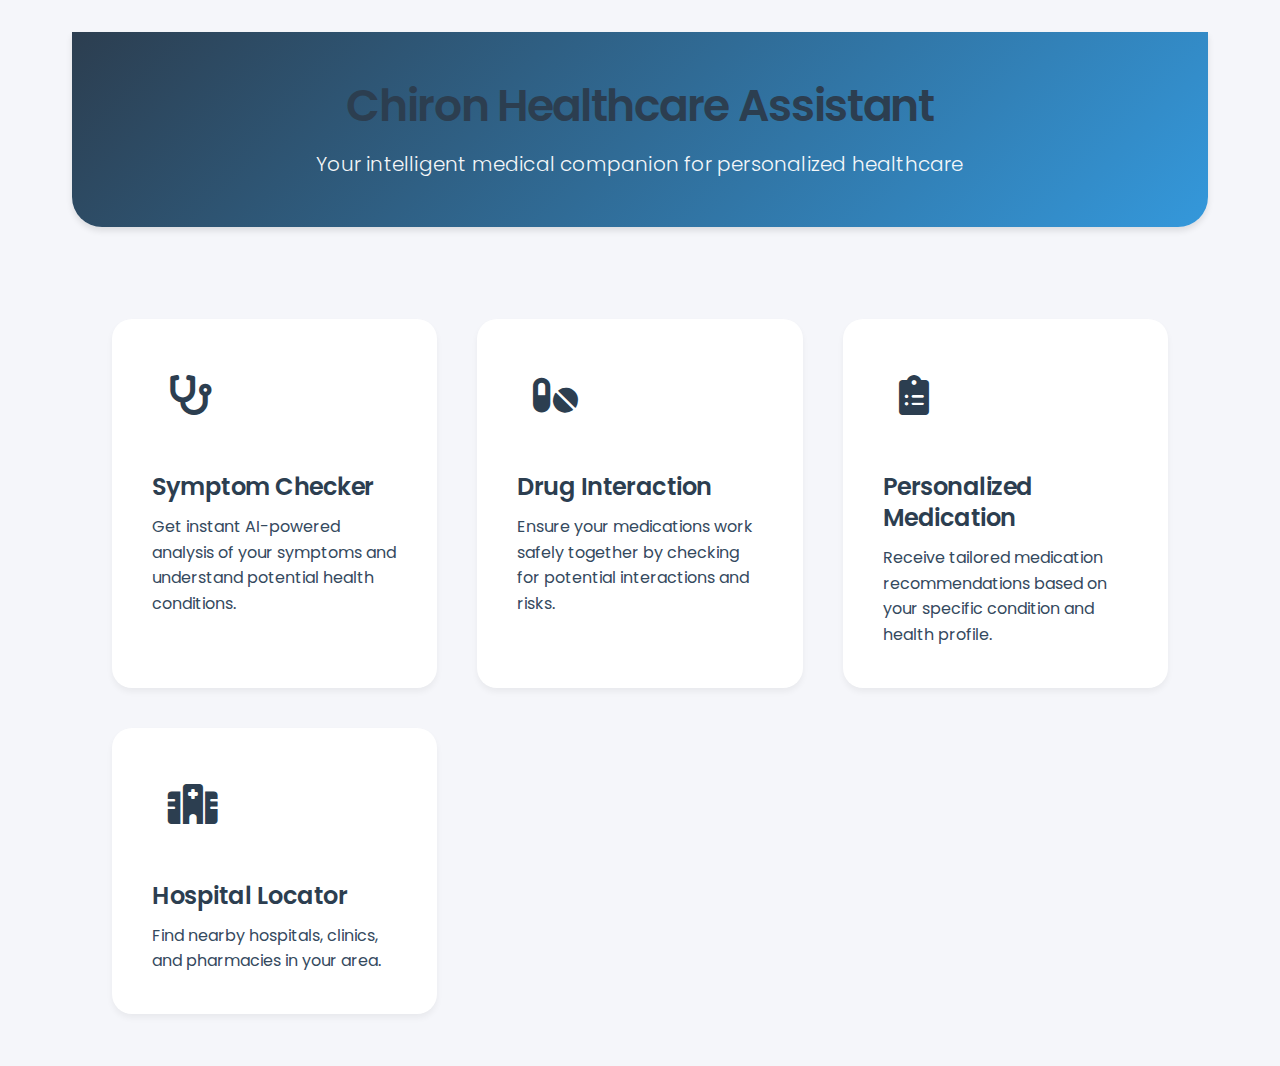
<file: templates/index.html>
<!DOCTYPE html>
<html lang="en">
<head>
    <meta charset="UTF-8">
    <meta name="viewport" content="width=device-width, initial-scale=1.0">
    <title>Chiron Healthcare Assistant</title>
    <link href="https://fonts.googleapis.com/css2?family=Poppins:wght@300;400;500;600&display=swap" rel="stylesheet">
    <link rel="stylesheet" href="https://cdnjs.cloudflare.com/ajax/libs/font-awesome/6.0.0/css/all.min.css">
    <link rel="stylesheet" href="/static/styles.css">
    <style>
        :root {
            --text-primary: #2c3e50;
            --text-secondary: #34495e;
            --text-muted: #7f8c8d;
        }

        .modules-container {
            display: grid;
            grid-template-columns: repeat(auto-fit, minmax(320px, 1fr));
            gap: 2.5rem;
            padding: 2.5rem;
            max-width: 1400px;
            margin: 0 auto;
            opacity: 1;
            animation: fadeIn 0.5s ease;
        }

        .module-card {
            background: white;
            border-radius: 20px;
            padding: 2.5rem;
            text-align: left;
            cursor: pointer;
            transition: all 0.3s ease;
            box-shadow: 0 4px 6px rgba(0, 0, 0, 0.05);
            display: flex;
            flex-direction: column;
            gap: 1.5rem;
        }

        .module-card:hover {
            transform: translateY(-5px);
            box-shadow: 0 8px 15px rgba(0, 0, 0, 0.1);
        }

        .module-card i {
            font-size: 2.5rem;
            color: var(--primary-color);
            margin-bottom: 0.5rem;
        }

        .module-card h3 {
            color: var(--text-primary);
            font-size: 1.5rem;
            font-weight: 600;
            margin: 0;
            letter-spacing: -0.02em;
            line-height: 1.3;
        }

        .module-card p {
            color: var(--text-secondary);
            font-size: 1rem;
            line-height: 1.6;
            margin: 0;
            font-weight: 400;
        }

        @keyframes fadeIn {
            from {
                opacity: 0;
                transform: translateY(20px);
            }
            to {
                opacity: 1;
                transform: translateY(0);
            }
        }

        .header {
            text-align: center;
            padding: 3rem 2rem;
            background: linear-gradient(135deg, var(--primary-color), var(--secondary-color));
            color: white;
            border-radius: 0 0 30px 30px;
            margin-bottom: 2rem;
            box-shadow: 0 4px 6px rgba(0, 0, 0, 0.1);
        }

        .header h1 {
            font-size: 2.75rem;
            font-weight: 600;
            margin: 0 0 1rem;
            letter-spacing: -0.03em;
            line-height: 1.2;
        }

        .header p {
            font-size: 1.25rem;
            opacity: 0.95;
            margin: 0;
            font-weight: 300;
            letter-spacing: 0.01em;
        }

        .icon-wrapper {
            display: inline-block;
            padding: 1rem;
            background: rgba(255, 255, 255, 0.05);
            border-radius: 12px;
            margin-bottom: 0.5rem;
        }

        .card-content {
            display: flex;
            flex-direction: column;
            gap: 0.75rem;
        }

        @media (max-width: 768px) {
            .modules-container {
                padding: 1.5rem;
                gap: 1.5rem;
            }

            .module-card {
                padding: 2rem;
            }

            .header {
                padding: 2rem 1.5rem;
            }

            .header h1 {
                font-size: 2rem;
            }

            .header p {
                font-size: 1.1rem;
            }
        }
    </style>
</head>
<body>
    <div class="container">
        <header class="header">
            <h1>Chiron Healthcare Assistant</h1>
            <p>Your intelligent medical companion for personalized healthcare</p>
        </header>

        <div class="modules-container">
            <div class="module-card" onclick="window.location.href='/symptom-checker'">
                <div class="icon-wrapper">
                    <i class="fas fa-stethoscope"></i>
                </div>
                <div class="card-content">
                    <h3>Symptom Checker</h3>
                    <p>Get instant AI-powered analysis of your symptoms and understand potential health conditions.</p>
                </div>
            </div>

            <div class="module-card" onclick="window.location.href='/drug-interaction'">
                <div class="icon-wrapper">
                    <i class="fas fa-pills"></i>
                </div>
                <div class="card-content">
                    <h3>Drug Interaction</h3>
                    <p>Ensure your medications work safely together by checking for potential interactions and risks.</p>
                </div>
            </div>

            <div class="module-card" onclick="window.location.href='/personalized-medication'">
                <div class="icon-wrapper">
                    <i class="fas fa-clipboard-list"></i>
                </div>
                <div class="card-content">
                    <h3>Personalized Medication</h3>
                    <p>Receive tailored medication recommendations based on your specific condition and health profile.</p>
                </div>
            </div>

            <div class="module-card" onclick="window.location.href='/hospital-locator'">
                <div class="icon-wrapper">
                    <i class="fas fa-hospital"></i>
                </div>
                <div class="card-content">
                    <h3>Hospital Locator</h3>
                    <p>Find nearby hospitals, clinics, and pharmacies in your area.</p>
                </div>
            </div>
        </div>
    </div>
</body>
</html>
</file>
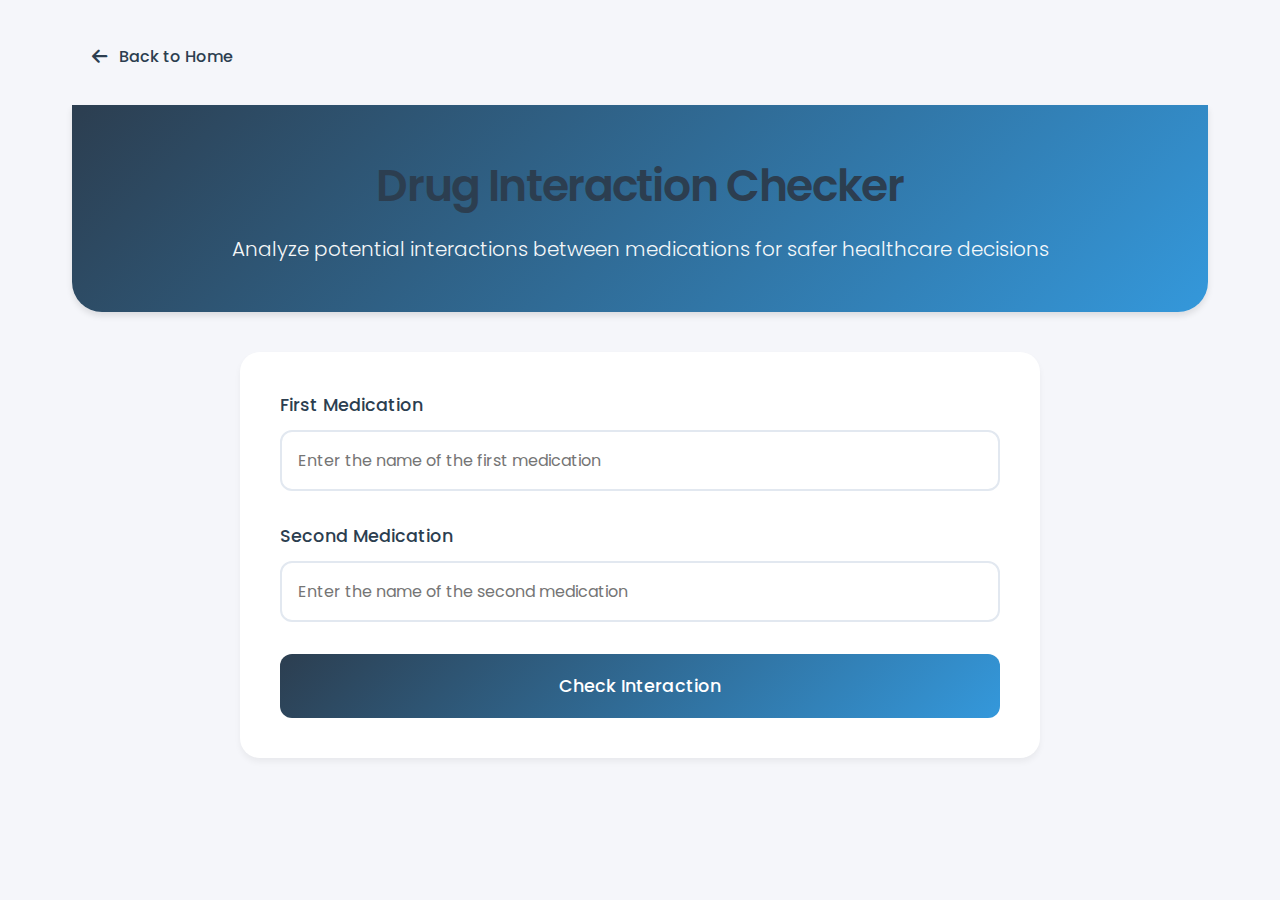
<file: templates/drug_interaction.html>
<!DOCTYPE html>
<html lang="en">
<head>
    <meta charset="UTF-8">
    <meta name="viewport" content="width=device-width, initial-scale=1.0">
    <title>Chiron - Drug Interaction Checker</title>
    <link href="https://fonts.googleapis.com/css2?family=Poppins:wght@300;400;500;600&display=swap" rel="stylesheet">
    <link rel="stylesheet" href="https://cdnjs.cloudflare.com/ajax/libs/font-awesome/6.0.0/css/all.min.css">
    <link rel="stylesheet" href="/static/styles.css">
    <style>
        :root {
            --text-primary: #2c3e50;
            --text-secondary: #34495e;
            --text-muted: #7f8c8d;
            --border-color: #e2e8f0;
            --success-color: #27ae60;
            --warning-color: #f39c12;
            --danger-color: #e74c3c;
        }

        .interaction-form {
            max-width: 800px;
            margin: 0 auto;
            background: white;
            padding: 2.5rem;
            border-radius: 20px;
            box-shadow: 0 4px 6px rgba(0, 0, 0, 0.05);
        }

        .input-group {
            margin-bottom: 2rem;
        }

        .input-group label {
            display: block;
            margin-bottom: 0.75rem;
            color: var(--text-primary);
            font-weight: 500;
            font-size: 1.1rem;
        }

        .input-group input {
            width: 100%;
            padding: 1rem;
            border: 2px solid var(--border-color);
            border-radius: 12px;
            font-family: inherit;
            font-size: 1rem;
            transition: all 0.3s ease;
        }

        .input-group input:focus {
            outline: none;
            border-color: var(--primary-color);
            box-shadow: 0 0 0 3px rgba(52, 152, 219, 0.1);
        }

        .submit-btn {
            background: linear-gradient(135deg, var(--primary-color), var(--secondary-color));
            color: white;
            padding: 1.2rem 2rem;
            border: none;
            border-radius: 12px;
            cursor: pointer;
            transition: all 0.3s ease;
            width: 100%;
            font-size: 1.1rem;
            font-weight: 500;
            letter-spacing: 0.01em;
        }

        .submit-btn:hover {
            transform: translateY(-2px);
            box-shadow: 0 4px 12px rgba(52, 152, 219, 0.2);
        }

        .submit-btn:disabled {
            opacity: 0.7;
            cursor: not-allowed;
            transform: none;
        }

        .result-container {
            margin-top: 2.5rem;
            display: none;
            max-width: 800px;
            margin-left: auto;
            margin-right: auto;
        }

        .result-container.visible {
            display: block;
            animation: fadeIn 0.5s ease;
        }

        .interaction-result {
            background: white;
            padding: 2rem;
            border-radius: 16px;
            margin-bottom: 1.5rem;
            box-shadow: 0 4px 6px rgba(0, 0, 0, 0.05);
        }

        .interaction-result.high {
            border-left: 4px solid var(--danger-color);
        }

        .interaction-result.moderate {
            border-left: 4px solid var(--warning-color);
        }

        .interaction-result.low {
            border-left: 4px solid var(--success-color);
        }

        .back-btn {
            display: inline-flex;
            align-items: center;
            padding: 0.75rem 1.25rem;
            color: var(--text-primary);
            text-decoration: none;
            margin-bottom: 1.5rem;
            border-radius: 8px;
            transition: all 0.3s ease;
            font-weight: 500;
        }

        .back-btn:hover {
            background: rgba(0, 0, 0, 0.05);
        }

        .back-btn i {
            margin-right: 0.75rem;
            font-size: 1.1rem;
        }

        #loadingSpinner {
            display: none;
            text-align: center;
            margin: 2rem 0;
        }

        .spinner {
            border: 4px solid var(--border-color);
            border-top: 4px solid var(--primary-color);
            border-radius: 50%;
            width: 48px;
            height: 48px;
            animation: spin 1s linear infinite;
            margin: 0 auto;
        }

        .spinner-text {
            margin-top: 1rem;
            color: var(--text-secondary);
            font-size: 1.1rem;
        }

        @keyframes spin {
            0% { transform: rotate(0deg); }
            100% { transform: rotate(360deg); }
        }

        .ai-analysis {
            margin-top: 2rem;
            padding: 2rem;
            background: white;
            border-radius: 16px;
            box-shadow: 0 4px 6px rgba(0, 0, 0, 0.05);
        }

        .ai-analysis h3 {
            color: var(--text-primary);
            margin-bottom: 1.5rem;
            font-size: 1.3rem;
            font-weight: 600;
        }

        .disclaimer {
            margin-top: 2rem;
            padding: 1.5rem;
            background: #fff3cd;
            border-radius: 12px;
            color: #856404;
            font-size: 0.95rem;
            line-height: 1.6;
        }

        .result-header {
            color: var(--text-primary);
            font-size: 1.75rem;
            font-weight: 600;
            margin-bottom: 1.5rem;
            letter-spacing: -0.02em;
        }

        .severity-badge {
            display: inline-block;
            padding: 0.5rem 1rem;
            border-radius: 20px;
            font-size: 0.9rem;
            font-weight: 500;
            margin-bottom: 1rem;
        }

        .severity-badge.high {
            background: rgba(231, 76, 60, 0.1);
            color: var(--danger-color);
        }

        .severity-badge.moderate {
            background: rgba(243, 156, 18, 0.1);
            color: var(--warning-color);
        }

        .severity-badge.low {
            background: rgba(39, 174, 96, 0.1);
            color: var(--success-color);
        }

        .header {
            text-align: center;
            padding: 3rem 2rem;
            background: linear-gradient(135deg, var(--primary-color), var(--secondary-color));
            color: white;
            border-radius: 0 0 30px 30px;
            margin-bottom: 2.5rem;
            box-shadow: 0 4px 6px rgba(0, 0, 0, 0.1);
        }

        .header h1 {
            font-size: 2.75rem;
            font-weight: 600;
            margin: 0 0 1rem;
            letter-spacing: -0.03em;
        }

        .header p {
            font-size: 1.25rem;
            opacity: 0.95;
            margin: 0;
            font-weight: 300;
        }

        @media (max-width: 768px) {
            .interaction-form {
                padding: 1.5rem;
                margin: 1rem;
            }

            .header {
                padding: 2rem 1.5rem;
            }

            .header h1 {
                font-size: 2rem;
            }

            .result-container {
                margin: 1.5rem;
            }
        }
    </style>
</head>
<body>
    <div class="container">
        <a href="/" class="back-btn">
            <i class="fas fa-arrow-left"></i>Back to Home
        </a>

        <header class="header">
            <h1>Drug Interaction Checker</h1>
            <p>Analyze potential interactions between medications for safer healthcare decisions</p>
        </header>

        <div class="interaction-form">
            <div class="input-group">
                <label for="drug1">First Medication</label>
                <input type="text" id="drug1" placeholder="Enter the name of the first medication">
            </div>

            <div class="input-group">
                <label for="drug2">Second Medication</label>
                <input type="text" id="drug2" placeholder="Enter the name of the second medication">
            </div>

            <button id="submitBtn" class="submit-btn">Check Interaction</button>
            
            <div id="loadingSpinner">
                <div class="spinner"></div>
                <p class="spinner-text">Analyzing potential interactions...</p>
            </div>
        </div>

        <div id="resultContainer" class="result-container">
            <h2 class="result-header">Interaction Analysis</h2>
            <div id="dbResult" class="interaction-result">
                <!-- Content will be dynamically added here -->
            </div>
            <div id="aiResult" class="ai-analysis">
                <h3>AI-Powered Analysis</h3>
                <div id="aiAnalysisContent"></div>
            </div>
            <div class="disclaimer">
                <p><strong>Important:</strong> This information is for reference purposes only and should not replace professional medical advice. Always consult with your healthcare provider or pharmacist about potential drug interactions and medication safety.</p>
            </div>
        </div>
    </div>

    <script>
        document.getElementById('submitBtn').addEventListener('click', async () => {
            const drug1 = document.getElementById('drug1').value.trim();
            const drug2 = document.getElementById('drug2').value.trim();

            if (!drug1 || !drug2) {
                alert('Please enter both medications to check their interaction.');
                return;
            }

            // Show loading spinner
            document.getElementById('loadingSpinner').style.display = 'block';
            document.getElementById('submitBtn').disabled = true;
            document.getElementById('resultContainer').style.display = 'none';

            try {
                const response = await fetch('/drug-interaction', {
                    method: 'POST',
                    headers: {
                        'Content-Type': 'application/json'
                    },
                    body: JSON.stringify({ drug1, drug2 })
                });

                const data = await response.json();
                
                // Display database results
                const dbResultDiv = document.getElementById('dbResult');
                if (data.database_result) {
                    const severity = data.database_result.severity?.toLowerCase() || 'unknown';
                    dbResultDiv.className = `interaction-result ${severity}`;
                    
                    let content = `
                        <div class="severity-badge ${severity}">
                            ${severity.charAt(0).toUpperCase() + severity.slice(1)} Risk
                        </div>
                        <h3>${drug1} + ${drug2}</h3>
                        <p><strong>Effect:</strong> ${data.database_result.effect || 'No specific effect information available.'}</p>
                        <p><strong>Recommendation:</strong> ${data.database_result.recommendation || 'Consult with your healthcare provider.'}</p>
                    `;
                    dbResultDiv.innerHTML = content;
                } else {
                    dbResultDiv.className = 'interaction-result';
                    dbResultDiv.innerHTML = `
                        <p>No known interactions found in our database between ${drug1} and ${drug2}.</p>
                        <p>However, this does not guarantee that no interactions exist.</p>
                    `;
                }

                // Display AI analysis
                const aiContentDiv = document.getElementById('aiAnalysisContent');
                if (data.ai_result) {
                    aiContentDiv.innerHTML = `<p>${data.ai_result}</p>`;
                } else {
                    aiContentDiv.innerHTML = '<p>AI analysis is currently unavailable.</p>';
                }

                // Show results
                document.getElementById('resultContainer').style.display = 'block';
                document.getElementById('resultContainer').classList.add('visible');
            } catch (error) {
                console.error('Error:', error);
                alert('An error occurred while checking drug interactions. Please try again.');
            } finally {
                // Hide loading spinner and enable submit button
                document.getElementById('loadingSpinner').style.display = 'none';
                document.getElementById('submitBtn').disabled = false;
            }
        });
    </script>
</body>
</html>
</file>
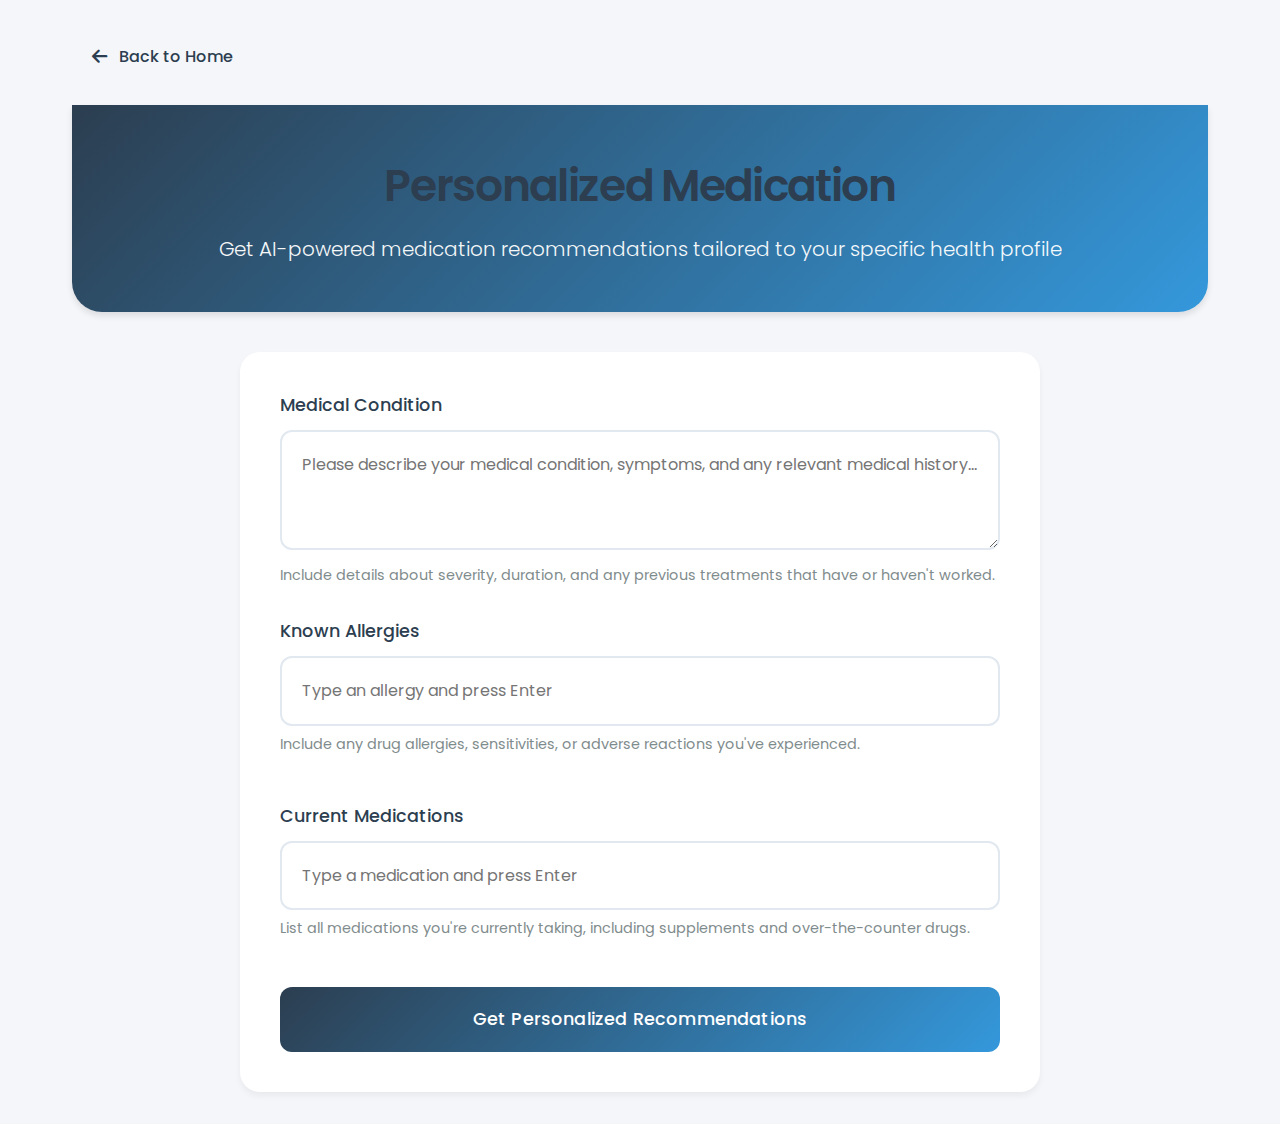
<file: templates/personalized_medication.html>
<!DOCTYPE html>
<html lang="en">
<head>
    <meta charset="UTF-8">
    <meta name="viewport" content="width=device-width, initial-scale=1.0">
    <title>Chiron - Personalized Medication</title>
    <link href="https://fonts.googleapis.com/css2?family=Poppins:wght@300;400;500;600&display=swap" rel="stylesheet">
    <link rel="stylesheet" href="https://cdnjs.cloudflare.com/ajax/libs/font-awesome/6.0.0/css/all.min.css">
    <link rel="stylesheet" href="/static/styles.css">
    <style>
        :root {
            --text-primary: #2c3e50;
            --text-secondary: #34495e;
            --text-muted: #7f8c8d;
            --border-color: #e2e8f0;
            --warning-color: #f39c12;
            --warning-bg: #fff3cd;
            --tag-bg: #f1f5f9;
        }

        .medication-form {
            max-width: 800px;
            margin: 0 auto;
            background: white;
            padding: 2.5rem;
            border-radius: 20px;
            box-shadow: 0 4px 6px rgba(0, 0, 0, 0.05);
        }

        .input-group {
            margin-bottom: 2rem;
        }

        .input-group label {
            display: block;
            margin-bottom: 0.75rem;
            color: var(--text-primary);
            font-weight: 500;
            font-size: 1.1rem;
        }

        .input-group textarea,
        .input-group input {
            width: 100%;
            padding: 1.25rem;
            border: 2px solid var(--border-color);
            border-radius: 12px;
            font-family: inherit;
            font-size: 1rem;
            line-height: 1.6;
            transition: all 0.3s ease;
        }

        .input-group textarea:focus,
        .input-group input:focus {
            outline: none;
            border-color: var(--primary-color);
            box-shadow: 0 0 0 3px rgba(52, 152, 219, 0.1);
        }

        .input-group textarea {
            resize: vertical;
            min-height: 120px;
        }

        .submit-btn {
            background: linear-gradient(135deg, var(--primary-color), var(--secondary-color));
            color: white;
            padding: 1.2rem 2rem;
            border: none;
            border-radius: 12px;
            cursor: pointer;
            transition: all 0.3s ease;
            width: 100%;
            font-size: 1.1rem;
            font-weight: 500;
            letter-spacing: 0.01em;
        }

        .submit-btn:hover {
            transform: translateY(-2px);
            box-shadow: 0 4px 12px rgba(52, 152, 219, 0.2);
        }

        .submit-btn:disabled {
            opacity: 0.7;
            cursor: not-allowed;
            transform: none;
        }

        .result-container {
            margin-top: 2.5rem;
            display: none;
            max-width: 800px;
            margin-left: auto;
            margin-right: auto;
        }

        .result-container.visible {
            display: block;
            animation: fadeIn 0.5s ease;
        }

        .recommendations {
            background: white;
            padding: 2rem;
            border-radius: 16px;
            margin-bottom: 1.5rem;
            box-shadow: 0 4px 6px rgba(0, 0, 0, 0.05);
        }

        .interactions-warning {
            background: var(--warning-bg);
            border-left: 4px solid var(--warning-color);
            padding: 1.5rem;
            border-radius: 12px;
            margin-top: 1.5rem;
            color: #856404;
        }

        .back-btn {
            display: inline-flex;
            align-items: center;
            padding: 0.75rem 1.25rem;
            color: var(--text-primary);
            text-decoration: none;
            margin-bottom: 1.5rem;
            border-radius: 8px;
            transition: all 0.3s ease;
            font-weight: 500;
        }

        .back-btn:hover {
            background: rgba(0, 0, 0, 0.05);
        }

        .back-btn i {
            margin-right: 0.75rem;
            font-size: 1.1rem;
        }

        #loadingSpinner {
            display: none;
            text-align: center;
            margin: 2rem 0;
        }

        .spinner {
            border: 4px solid var(--border-color);
            border-top: 4px solid var(--primary-color);
            border-radius: 50%;
            width: 48px;
            height: 48px;
            animation: spin 1s linear infinite;
            margin: 0 auto;
        }

        .spinner-text {
            margin-top: 1rem;
            color: var(--text-secondary);
            font-size: 1.1rem;
        }

        .tag-container {
            display: flex;
            flex-wrap: wrap;
            gap: 0.75rem;
            margin-top: 1rem;
        }

        .tag {
            background: var(--tag-bg);
            padding: 0.5rem 1rem;
            border-radius: 24px;
            display: inline-flex;
            align-items: center;
            gap: 0.5rem;
            font-size: 0.95rem;
            color: var(--text-secondary);
            transition: all 0.2s ease;
        }

        .tag:hover {
            background: #e2e8f0;
        }

        .tag button {
            background: none;
            border: none;
            color: var(--text-muted);
            cursor: pointer;
            padding: 0;
            font-size: 1rem;
            display: flex;
            align-items: center;
            transition: color 0.2s ease;
        }

        .tag button:hover {
            color: var(--text-primary);
        }

        .header {
            text-align: center;
            padding: 3rem 2rem;
            background: linear-gradient(135deg, var(--primary-color), var(--secondary-color));
            color: white;
            border-radius: 0 0 30px 30px;
            margin-bottom: 2.5rem;
            box-shadow: 0 4px 6px rgba(0, 0, 0, 0.1);
        }

        .header h1 {
            font-size: 2.75rem;
            font-weight: 600;
            margin: 0 0 1rem;
            letter-spacing: -0.03em;
        }

        .header p {
            font-size: 1.25rem;
            opacity: 0.95;
            margin: 0;
            font-weight: 300;
        }

        .result-header {
            color: var(--text-primary);
            font-size: 1.75rem;
            font-weight: 600;
            margin-bottom: 1.5rem;
            letter-spacing: -0.02em;
        }

        .disclaimer {
            margin-top: 2rem;
            padding: 1.5rem;
            background: var(--warning-bg);
            border-radius: 12px;
            color: #856404;
            font-size: 0.95rem;
            line-height: 1.6;
        }

        .input-hint {
            color: var(--text-muted);
            font-size: 0.9rem;
            margin-top: 0.5rem;
        }

        @media (max-width: 768px) {
            .medication-form {
                padding: 1.5rem;
                margin: 1rem;
            }

            .header {
                padding: 2rem 1.5rem;
            }

            .header h1 {
                font-size: 2rem;
            }

            .result-container {
                margin: 1.5rem;
            }

            .tag-container {
                gap: 0.5rem;
            }
        }

        @keyframes spin {
            0% { transform: rotate(0deg); }
            100% { transform: rotate(360deg); }
        }

        @keyframes fadeIn {
            from {
                opacity: 0;
                transform: translateY(20px);
            }
            to {
                opacity: 1;
                transform: translateY(0);
            }
        }
    </style>
</head>
<body>
    <div class="container">
        <a href="/" class="back-btn">
            <i class="fas fa-arrow-left"></i>Back to Home
        </a>

        <header class="header">
            <h1>Personalized Medication</h1>
            <p>Get AI-powered medication recommendations tailored to your specific health profile</p>
        </header>

        <div class="medication-form">
            <div class="input-group">
                <label for="condition">Medical Condition</label>
                <textarea id="condition" placeholder="Please describe your medical condition, symptoms, and any relevant medical history..."></textarea>
                <p class="input-hint">Include details about severity, duration, and any previous treatments that have or haven't worked.</p>
            </div>

            <div class="input-group">
                <label for="allergies">Known Allergies</label>
                <input type="text" id="allergyInput" placeholder="Type an allergy and press Enter">
                <p class="input-hint">Include any drug allergies, sensitivities, or adverse reactions you've experienced.</p>
                <div id="allergyTags" class="tag-container"></div>
            </div>

            <div class="input-group">
                <label for="medications">Current Medications</label>
                <input type="text" id="medicationInput" placeholder="Type a medication and press Enter">
                <p class="input-hint">List all medications you're currently taking, including supplements and over-the-counter drugs.</p>
                <div id="medicationTags" class="tag-container"></div>
            </div>

            <button id="submitBtn" class="submit-btn">Get Personalized Recommendations</button>
            
            <div id="loadingSpinner">
                <div class="spinner"></div>
                <p class="spinner-text">Analyzing your health profile and generating recommendations...</p>
            </div>
        </div>

        <div id="resultContainer" class="result-container">
            <h2 class="result-header">Your Personalized Recommendations</h2>
            <div id="recommendationsContent" class="recommendations"></div>
            <div id="interactionsContent" class="interactions-warning" style="display: none;"></div>
            <div class="disclaimer">
                <p><strong>Important Medical Notice:</strong> These medication recommendations are generated based on the information you provided and are for reference purposes only. They should not replace professional medical advice. Always consult with a qualified healthcare provider before starting, stopping, or changing any medication regimen. Your healthcare provider can consider your complete medical history and perform necessary examinations to determine the most appropriate treatment plan for your specific situation.</p>
            </div>
        </div>
    </div>

    <script>
        class TagManager {
            constructor(inputId, containerId) {
                this.input = document.getElementById(inputId);
                this.container = document.getElementById(containerId);
                this.tags = new Set();

                this.input.addEventListener('keydown', (e) => {
                    if (e.key === 'Enter') {
                        e.preventDefault();
                        this.addTag();
                    }
                });
            }

            addTag() {
                const value = this.input.value.trim();
                if (value && !this.tags.has(value)) {
                    this.tags.add(value);
                    this.renderTags();
                }
                this.input.value = '';
            }

            removeTag(tag) {
                this.tags.delete(tag);
                this.renderTags();
            }

            renderTags() {
                this.container.innerHTML = '';
                this.tags.forEach(tag => {
                    const tagElement = document.createElement('div');
                    tagElement.className = 'tag';
                    tagElement.innerHTML = `
                        ${tag}
                        <button onclick="event.stopPropagation(); ${this.container.id}Manager.removeTag('${tag}')">
                            <i class="fas fa-times"></i>
                        </button>
                    `;
                    this.container.appendChild(tagElement);
                });
            }

            getTags() {
                return Array.from(this.tags);
            }
        }

        const allergyManager = new TagManager('allergyInput', 'allergyTags');
        const medicationManager = new TagManager('medicationInput', 'medicationTags');

        document.getElementById('submitBtn').addEventListener('click', async () => {
            const condition = document.getElementById('condition').value.trim();
            if (!condition) {
                alert('Please describe your medical condition to receive personalized recommendations.');
                return;
            }

            // Show loading spinner
            document.getElementById('loadingSpinner').style.display = 'block';
            document.getElementById('submitBtn').disabled = true;
            document.getElementById('resultContainer').style.display = 'none';

            try {
                const response = await fetch('/personalized-medication', {
                    method: 'POST',
                    headers: {
                        'Content-Type': 'application/json'
                    },
                    body: JSON.stringify({
                        condition: condition,
                        allergies: allergyManager.getTags(),
                        current_medications: medicationManager.getTags()
                    })
                });

                const data = await response.json();
                
                // Display recommendations
                document.getElementById('recommendationsContent').innerHTML = `
                    <div class="recommendations-content">
                        ${data.recommendations}
                    </div>
                `;

                // Display interactions if any
                const interactionsDiv = document.getElementById('interactionsContent');
                if (Object.keys(data.interactions).length > 0) {
                    let interactionsHtml = '<h3>Potential Drug Interactions</h3><ul>';
                    for (const [drug, interactions] of Object.entries(data.interactions)) {
                        interactionsHtml += `
                            <li>
                                <strong>${drug}:</strong>
                                <ul>
                                    ${interactions.map(int => `<li>${int.description}</li>`).join('')}
                                </ul>
                            </li>
                        `;
                    }
                    interactionsHtml += '</ul>';
                    interactionsDiv.innerHTML = interactionsHtml;
                    interactionsDiv.style.display = 'block';
                } else {
                    interactionsDiv.style.display = 'none';
                }

                // Show results
                document.getElementById('resultContainer').style.display = 'block';
                document.getElementById('resultContainer').classList.add('visible');
            } catch (error) {
                console.error('Error:', error);
                alert('An error occurred while generating recommendations. Please try again.');
            } finally {
                // Hide loading spinner and enable submit button
                document.getElementById('loadingSpinner').style.display = 'none';
                document.getElementById('submitBtn').disabled = false;
            }
        });

        // Make the tag managers globally accessible
        window.allergyTagsManager = allergyManager;
        window.medicationTagsManager = medicationManager;
    </script>
</body>
</html>
</file>
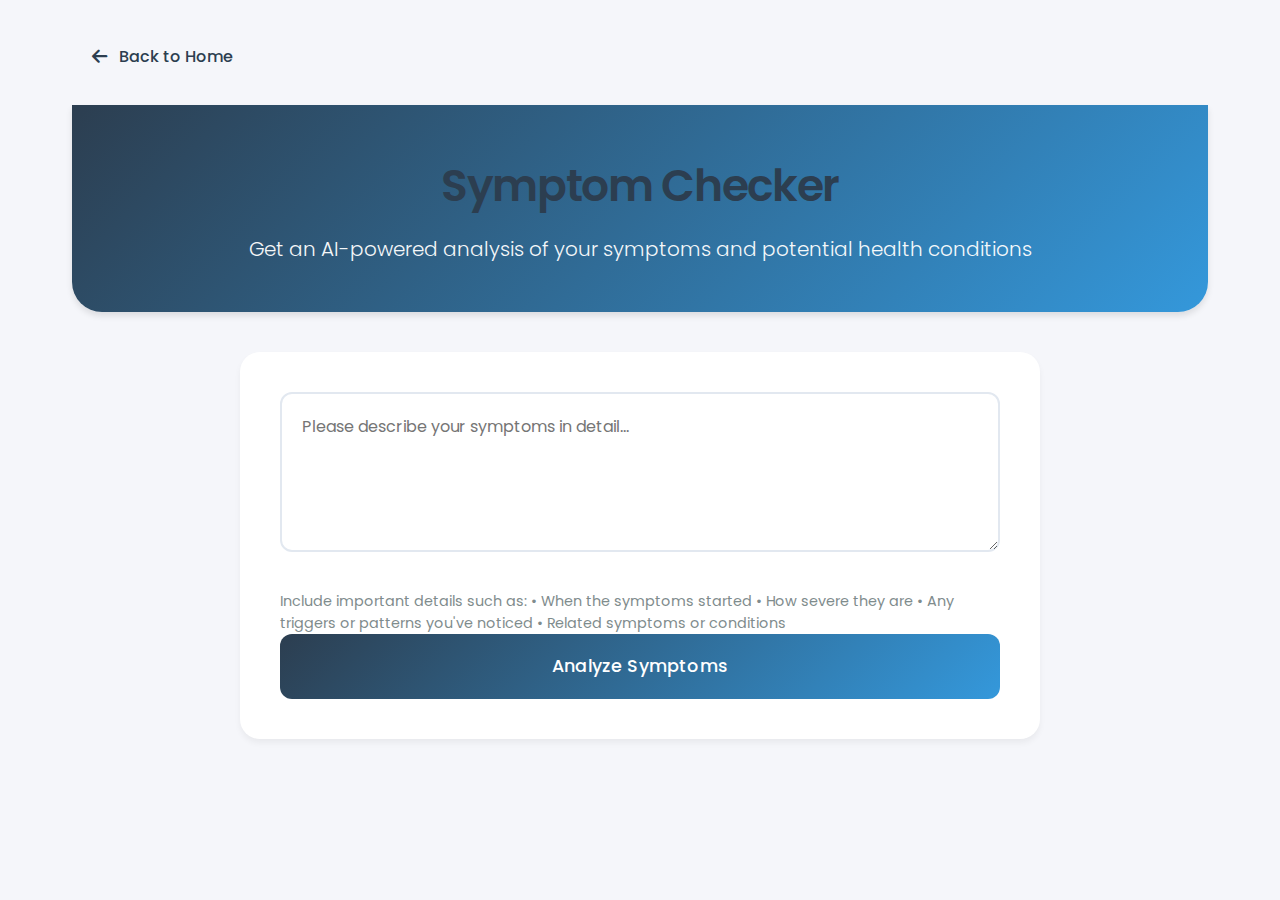
<file: templates/symptom_checker.html>
<!DOCTYPE html>
<html lang="en">
<head>
    <meta charset="UTF-8">
    <meta name="viewport" content="width=device-width, initial-scale=1.0">
    <title>Chiron - Symptom Checker</title>
    <link href="https://fonts.googleapis.com/css2?family=Poppins:wght@300;400;500;600&display=swap" rel="stylesheet">
    <link rel="stylesheet" href="https://cdnjs.cloudflare.com/ajax/libs/font-awesome/6.0.0/css/all.min.css">
    <link rel="stylesheet" href="/static/styles.css">
    <style>
        :root {
            --text-primary: #2c3e50;
            --text-secondary: #34495e;
            --text-muted: #7f8c8d;
            --border-color: #e2e8f0;
        }

        .symptom-form {
            max-width: 800px;
            margin: 0 auto;
            background: white;
            padding: 2.5rem;
            border-radius: 20px;
            box-shadow: 0 4px 6px rgba(0, 0, 0, 0.05);
        }

        .symptom-form textarea {
            width: 100%;
            padding: 1.25rem;
            border: 2px solid var(--border-color);
            border-radius: 12px;
            margin-bottom: 1.5rem;
            font-family: inherit;
            font-size: 1rem;
            line-height: 1.6;
            resize: vertical;
            min-height: 160px;
            transition: all 0.3s ease;
        }

        .symptom-form textarea:focus {
            outline: none;
            border-color: var(--primary-color);
            box-shadow: 0 0 0 3px rgba(52, 152, 219, 0.1);
        }

        .submit-btn {
            background: linear-gradient(135deg, var(--primary-color), var(--secondary-color));
            color: white;
            padding: 1.2rem 2rem;
            border: none;
            border-radius: 12px;
            cursor: pointer;
            transition: all 0.3s ease;
            width: 100%;
            font-size: 1.1rem;
            font-weight: 500;
            letter-spacing: 0.01em;
        }

        .submit-btn:hover {
            transform: translateY(-2px);
            box-shadow: 0 4px 12px rgba(52, 152, 219, 0.2);
        }

        .submit-btn:disabled {
            opacity: 0.7;
            cursor: not-allowed;
            transform: none;
        }

        .result-container {
            margin-top: 2.5rem;
            display: none;
            max-width: 800px;
            margin-left: auto;
            margin-right: auto;
        }

        .result-container.visible {
            display: block;
            animation: fadeIn 0.5s ease;
        }

        .back-btn {
            display: inline-flex;
            align-items: center;
            padding: 0.75rem 1.25rem;
            color: var(--text-primary);
            text-decoration: none;
            margin-bottom: 1.5rem;
            border-radius: 8px;
            transition: all 0.3s ease;
            font-weight: 500;
        }

        .back-btn:hover {
            background: rgba(0, 0, 0, 0.05);
        }

        .back-btn i {
            margin-right: 0.75rem;
            font-size: 1.1rem;
        }

        #loadingSpinner {
            display: none;
            text-align: center;
            margin: 2rem 0;
        }

        .spinner {
            border: 4px solid var(--border-color);
            border-top: 4px solid var(--primary-color);
            border-radius: 50%;
            width: 48px;
            height: 48px;
            animation: spin 1s linear infinite;
            margin: 0 auto;
        }

        .spinner-text {
            margin-top: 1rem;
            color: var(--text-secondary);
            font-size: 1.1rem;
        }

        @keyframes spin {
            0% { transform: rotate(0deg); }
            100% { transform: rotate(360deg); }
        }

        .header {
            text-align: center;
            padding: 3rem 2rem;
            background: linear-gradient(135deg, var(--primary-color), var(--secondary-color));
            color: white;
            border-radius: 0 0 30px 30px;
            margin-bottom: 2.5rem;
            box-shadow: 0 4px 6px rgba(0, 0, 0, 0.1);
        }

        .header h1 {
            font-size: 2.75rem;
            font-weight: 600;
            margin: 0 0 1rem;
            letter-spacing: -0.03em;
        }

        .header p {
            font-size: 1.25rem;
            opacity: 0.95;
            margin: 0;
            font-weight: 300;
        }

        .analysis-result {
            background: white;
            padding: 2rem;
            border-radius: 16px;
            margin-bottom: 1.5rem;
            box-shadow: 0 4px 6px rgba(0, 0, 0, 0.05);
        }

        .result-header {
            color: var(--text-primary);
            font-size: 1.75rem;
            font-weight: 600;
            margin-bottom: 1.5rem;
            letter-spacing: -0.02em;
        }

        .disclaimer {
            margin-top: 2rem;
            padding: 1.5rem;
            background: #fff3cd;
            border-radius: 12px;
            color: #856404;
            font-size: 0.95rem;
            line-height: 1.6;
        }

        .symptoms-guide {
            color: var(--text-muted);
            font-size: 0.9rem;
            margin-top: 0.5rem;
            line-height: 1.5;
        }

        @media (max-width: 768px) {
            .symptom-form {
                padding: 1.5rem;
                margin: 1rem;
            }

            .header {
                padding: 2rem 1.5rem;
            }

            .header h1 {
                font-size: 2rem;
            }

            .result-container {
                margin: 1.5rem;
            }

            .symptom-form textarea {
                min-height: 120px;
            }
        }
    </style>
</head>
<body>
    <div class="container">
        <a href="/" class="back-btn">
            <i class="fas fa-arrow-left"></i>Back to Home
        </a>

        <header class="header">
            <h1>Symptom Checker</h1>
            <p>Get an AI-powered analysis of your symptoms and potential health conditions</p>
        </header>

        <div class="symptom-form">
            <textarea id="symptomsInput" placeholder="Please describe your symptoms in detail..."></textarea>
            <p class="symptoms-guide">Include important details such as:
                • When the symptoms started
                • How severe they are
                • Any triggers or patterns you've noticed
                • Related symptoms or conditions
            </p>
            <button id="submitBtn" class="submit-btn">Analyze Symptoms</button>
            
            <div id="loadingSpinner">
                <div class="spinner"></div>
                <p class="spinner-text">Analyzing your symptoms...</p>
            </div>
        </div>

        <div id="resultContainer" class="result-container">
            <h2 class="result-header">Analysis Results</h2>
            <div id="analysisResult" class="analysis-result"></div>
            <div class="disclaimer">
                <p><strong>Important Medical Notice:</strong> This AI-powered analysis is for informational purposes only and should not be considered as medical advice or diagnosis. The analysis is based on the symptoms you've described, but many conditions can share similar symptoms. Always consult with a qualified healthcare professional for proper medical evaluation, diagnosis, and treatment recommendations.</p>
            </div>
        </div>
    </div>

    <script>
        document.getElementById('submitBtn').addEventListener('click', async () => {
            const symptoms = document.getElementById('symptomsInput').value.trim();
            if (!symptoms) {
                alert('Please describe your symptoms to receive an analysis.');
                return;
            }

            // Show loading spinner
            document.getElementById('loadingSpinner').style.display = 'block';
            document.getElementById('submitBtn').disabled = true;
            document.getElementById('resultContainer').style.display = 'none';

            try {
                const response = await fetch('/symptom-checker', {
                    method: 'POST',
                    headers: {
                        'Content-Type': 'application/json'
                    },
                    body: JSON.stringify({ symptoms })
                });

                const data = await response.json();
                
                // Display results
                document.getElementById('analysisResult').innerHTML = `
                    <div class="analysis-content">
                        ${data.result}
                    </div>
                `;
                document.getElementById('resultContainer').style.display = 'block';
                document.getElementById('resultContainer').classList.add('visible');
            } catch (error) {
                console.error('Error:', error);
                alert('An error occurred while analyzing your symptoms. Please try again.');
            } finally {
                // Hide loading spinner and enable submit button
                document.getElementById('loadingSpinner').style.display = 'none';
                document.getElementById('submitBtn').disabled = false;
            }
        });
    </script>
</body>
</html>
</file>
<file: static/styles.css>
:root {
    --primary-color: #2c3e50;
    --secondary-color: #3498db;
    --accent-color: #e74c3c;
    --background-color: #f5f6fa;
    --text-color: #2c3e50;
}

* {
    margin: 0;
    padding: 0;
    box-sizing: border-box;
    font-family: 'Poppins', sans-serif;
}

body {
    background-color: var(--background-color);
    color: var(--text-color);
}

.container {
    max-width: 1200px;
    margin: 0 auto;
    padding: 2rem;
}

.header {
    text-align: center;
    margin-bottom: 2rem;
}

.header h1 {
    font-size: 2.5rem;
    color: var(--primary-color);
    margin-bottom: 1rem;
}

.voice-trigger {
    background-color: var(--secondary-color);
    color: white;
    padding: 1rem 2rem;
    border: none;
    border-radius: 50px;
    font-size: 1.2rem;
    cursor: pointer;
    transition: all 0.3s ease;
    margin-bottom: 2rem;
    display: flex;
    align-items: center;
    justify-content: center;
    gap: 10px;
}

.voice-trigger:hover {
    background-color: #2980b9;
    transform: scale(1.05);
}

.voice-trigger.listening {
    background-color: var(--accent-color);
    animation: pulse 1.5s infinite;
}

.modules-container {
    display: grid;
    grid-template-columns: repeat(auto-fit, minmax(300px, 1fr));
    gap: 2rem;
    opacity: 0;
    transform: translateY(20px);
    transition: all 0.5s ease;
}

.modules-container.visible {
    opacity: 1;
    transform: translateY(0);
}

.module-card {
    background: white;
    border-radius: 15px;
    padding: 2rem;
    box-shadow: 0 4px 6px rgba(0, 0, 0, 0.1);
    transition: all 0.3s ease;
    cursor: pointer;
}

.module-card:hover {
    transform: translateY(-5px);
    box-shadow: 0 6px 12px rgba(0, 0, 0, 0.15);
}

.module-card h3 {
    color: var(--primary-color);
    margin-bottom: 1rem;
    font-size: 1.5rem;
}

.module-card p {
    color: #666;
    line-height: 1.6;
    margin-bottom: 1rem;
}

.module-card .icon {
    font-size: 2rem;
    margin-bottom: 1rem;
    color: var(--secondary-color);
}

@keyframes pulse {
    0% {
        transform: scale(1);
    }
    50% {
        transform: scale(1.05);
    }
    100% {
        transform: scale(1);
    }
}

.status-message {
    text-align: center;
    margin: 1rem 0;
    padding: 1rem;
    border-radius: 10px;
    background-color: #f8f9fa;
    display: none;
}

.status-message.visible {
    display: block;
    animation: fadeIn 0.5s ease;
}

@keyframes fadeIn {
    from {
        opacity: 0;
        transform: translateY(-10px);
    }
    to {
        opacity: 1;
        transform: translateY(0);
    }
}
</file>
